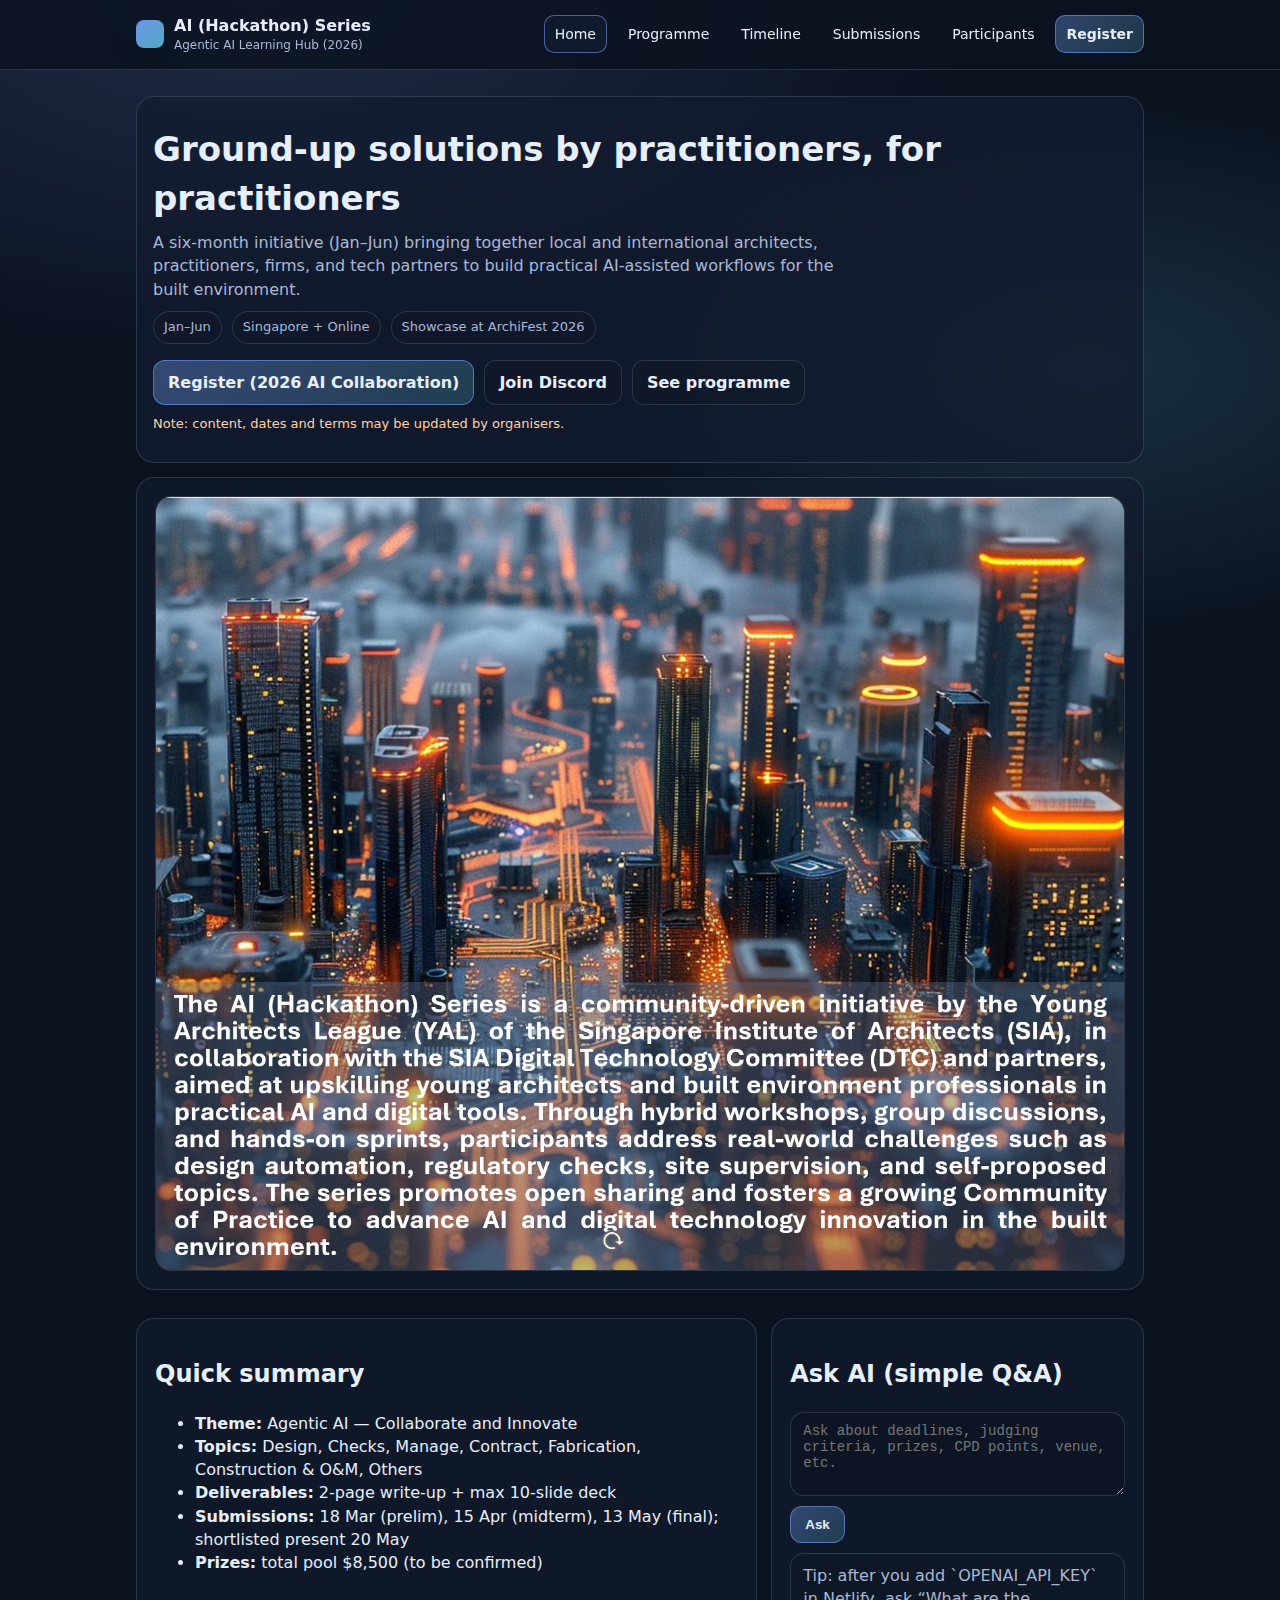
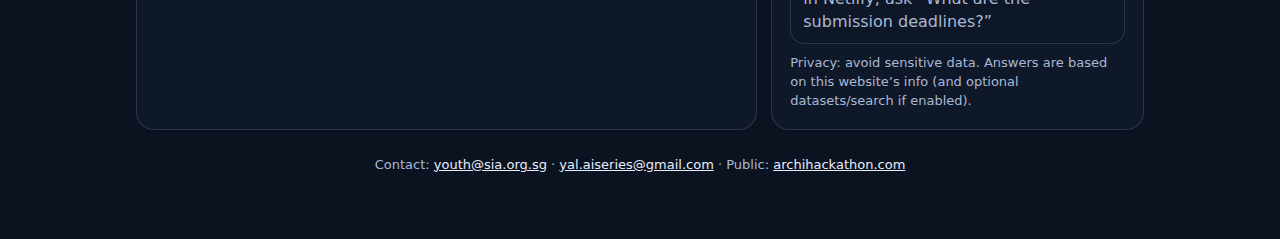
<file: index.html>
<!doctype html>
<html lang="en">
  <head>
    <meta charset="UTF-8" />
    <meta name="viewport" content="width=device-width, initial-scale=1.0" />
    <title>AI (Hackathon) Series</title>
    <meta name="description" content="AI (Hackathon) Series — participants learning hub and programme info for the 2026 built environment AI hackathon series." />
    <link rel="canonical" href="https://aihackathon.pro/" />
    <meta name="theme-color" content="#0b1220" />

    <meta property="og:type" content="website" />
    <meta property="og:site_name" content="AI (Hackathon) Series" />
    <meta property="og:title" content="AI (Hackathon) Series" />
    <meta property="og:description" content="A six-month (Jan–Jun) initiative to build practical AI-assisted workflows for the built environment." />
    <meta property="og:url" content="https://aihackathon.pro/" />

    <meta name="twitter:card" content="summary" />
    <meta name="twitter:title" content="AI (Hackathon) Series" />
    <meta name="twitter:description" content="Participants learning hub and programme info for 2026." />

    <link rel="icon" href="/favicon.svg" type="image/svg+xml" />
    <link rel="manifest" href="/site.webmanifest" />
    <link rel="stylesheet" href="/site.css" />

    <script type="application/ld+json">
      {
        "@context": "https://schema.org",
        "@type": "Event",
        "name": "AI (Hackathon) Series — 2026 AI Collaboration",
        "startDate": "2026-01-01",
        "endDate": "2026-07-24",
        "eventAttendanceMode": "https://schema.org/MixedEventAttendanceMode",
        "eventStatus": "https://schema.org/EventScheduled",
        "location": {
          "@type": "Place",
          "name": "SIA Theatrette",
          "address": "3rd Level, 79 Neil Road, Singapore 088904"
        },
        "url": "https://aihackathon.pro/",
        "description": "A six-month (Jan–Jun) programme for architects and built environment practitioners to build practical AI-assisted workflows."
      }
    </script>
  </head>
  <body>
    <a class="skip-link" href="#main">Skip to content</a>
    <header class="header">
      <div class="nav">
        <a class="brand" href="/">
          <span class="badge" aria-hidden="true"></span>
          <span>
            <strong>AI (Hackathon) Series</strong>
            <span class="sub">Agentic AI Learning Hub (2026)</span>
          </span>
        </a>
        <nav class="links" aria-label="Primary">
          <a class="active" href="/" aria-current="page">Home</a>
          <a href="/programme.html">Programme</a>
          <a href="/timeline.html">Timeline</a>
          <a href="/submissions.html">Submissions</a>
          <a href="/members.html">Participants</a>
          <a class="btn primary" href="https://forms.gle/rdZZzCxTVhAAzvCP7" target="_blank" rel="noreferrer">Register</a>
        </nav>
      </div>
    </header>
    <main class="main" id="main">
      <div class="hero">
        <h1>Ground-up solutions by practitioners, for practitioners</h1>
        <p>
          A six-month initiative (Jan–Jun) bringing together local and international architects, practitioners, firms, and tech partners to build practical AI-assisted workflows for the built environment.
        </p>
        <div class="meta">
          <span class="pill">Jan–Jun</span>
          <span class="pill">Singapore + Online</span>
          <span class="pill">Showcase at ArchiFest 2026</span>
        </div>
        <div class="cta">
          <a class="btn primary" href="https://forms.gle/rdZZzCxTVhAAzvCP7" target="_blank" rel="noreferrer">Register (2026 AI Collaboration)</a>
          <a class="btn" href="https://discord.com/invite/nHkhKs75xW" target="_blank" rel="noreferrer">Join Discord</a>
          <a class="btn" href="/programme.html">See programme</a>
        </div>
        <div class="small warn" style="margin-top:10px;">Note: content, dates and terms may be updated by organisers.</div>
      </div>

      <section class="card">
        <img class="img" src="/assets/webpage/About.jpg" alt="AI (Hackathon) Series — About" loading="lazy" decoding="async" />
      </section>

      <div class="grid">
        <section class="card">
          <h2>Quick summary</h2>
          <ul>
            <li><strong>Theme:</strong> Agentic AI — Collaborate and Innovate</li>
            <li><strong>Topics:</strong> Design, Checks, Manage, Contract, Fabrication, Construction &amp; O&amp;M, Others</li>
            <li><strong>Deliverables:</strong> 2-page write-up + max 10-slide deck</li>
            <li><strong>Submissions:</strong> 18 Mar (prelim), 15 Apr (midterm), 13 May (final); shortlisted present 20 May</li>
            <li><strong>Prizes:</strong> total pool $8,500 (to be confirmed)</li>
          </ul>
        </section>

        <section class="card">
          <h2>Ask AI (simple Q&amp;A)</h2>
          <div class="qa">
            <textarea id="q" placeholder="Ask about deadlines, judging criteria, prizes, CPD points, venue, etc."></textarea>
            <div class="row">
              <button class="btn primary" id="ask">Ask</button>
              <span class="small" id="status"></span>
            </div>
            <div class="answer" id="a">Tip: after you add `OPENAI_API_KEY` in Netlify, ask “What are the submission deadlines?”</div>
            <div class="small">Privacy: avoid sensitive data. Answers are based on this website’s info (and optional datasets/search if enabled).</div>
          </div>
        </section>
      </div>

      <footer class="footer">
        Contact: <a href="mailto:youth@sia.org.sg">youth@sia.org.sg</a> · <a href="mailto:yal.aiseries@gmail.com">yal.aiseries@gmail.com</a> · Public: <a href="https://archihackathon.com" target="_blank" rel="noreferrer">archihackathon.com</a>
      </footer>
    </main>

    <script>
      const askBtn = document.getElementById('ask');
      const qEl = document.getElementById('q');
      const aEl = document.getElementById('a');
      const statusEl = document.getElementById('status');

      async function ask() {
        const question = (qEl.value || '').trim();
        if (!question) return;
        statusEl.textContent = 'Thinking…';
        aEl.textContent = '';

        try {
          const res = await fetch('/.netlify/functions/chat', {
            method: 'POST',
            headers: { 'content-type': 'application/json' },
            body: JSON.stringify({ question })
          });

          const data = await res.json().catch(() => ({}));
          if (!res.ok) {
            aEl.textContent = data.error || 'Error calling chat function.';
          } else {
            aEl.textContent = data.answer || '';
          }
        } catch (e) {
          aEl.textContent = String(e);
        } finally {
          statusEl.textContent = '';
        }
      }

      askBtn.addEventListener('click', ask);
      qEl.addEventListener('keydown', (e) => {
        if ((e.ctrlKey || e.metaKey) && e.key === 'Enter') ask();
      });
    </script>
  </body>
</html>
</file>
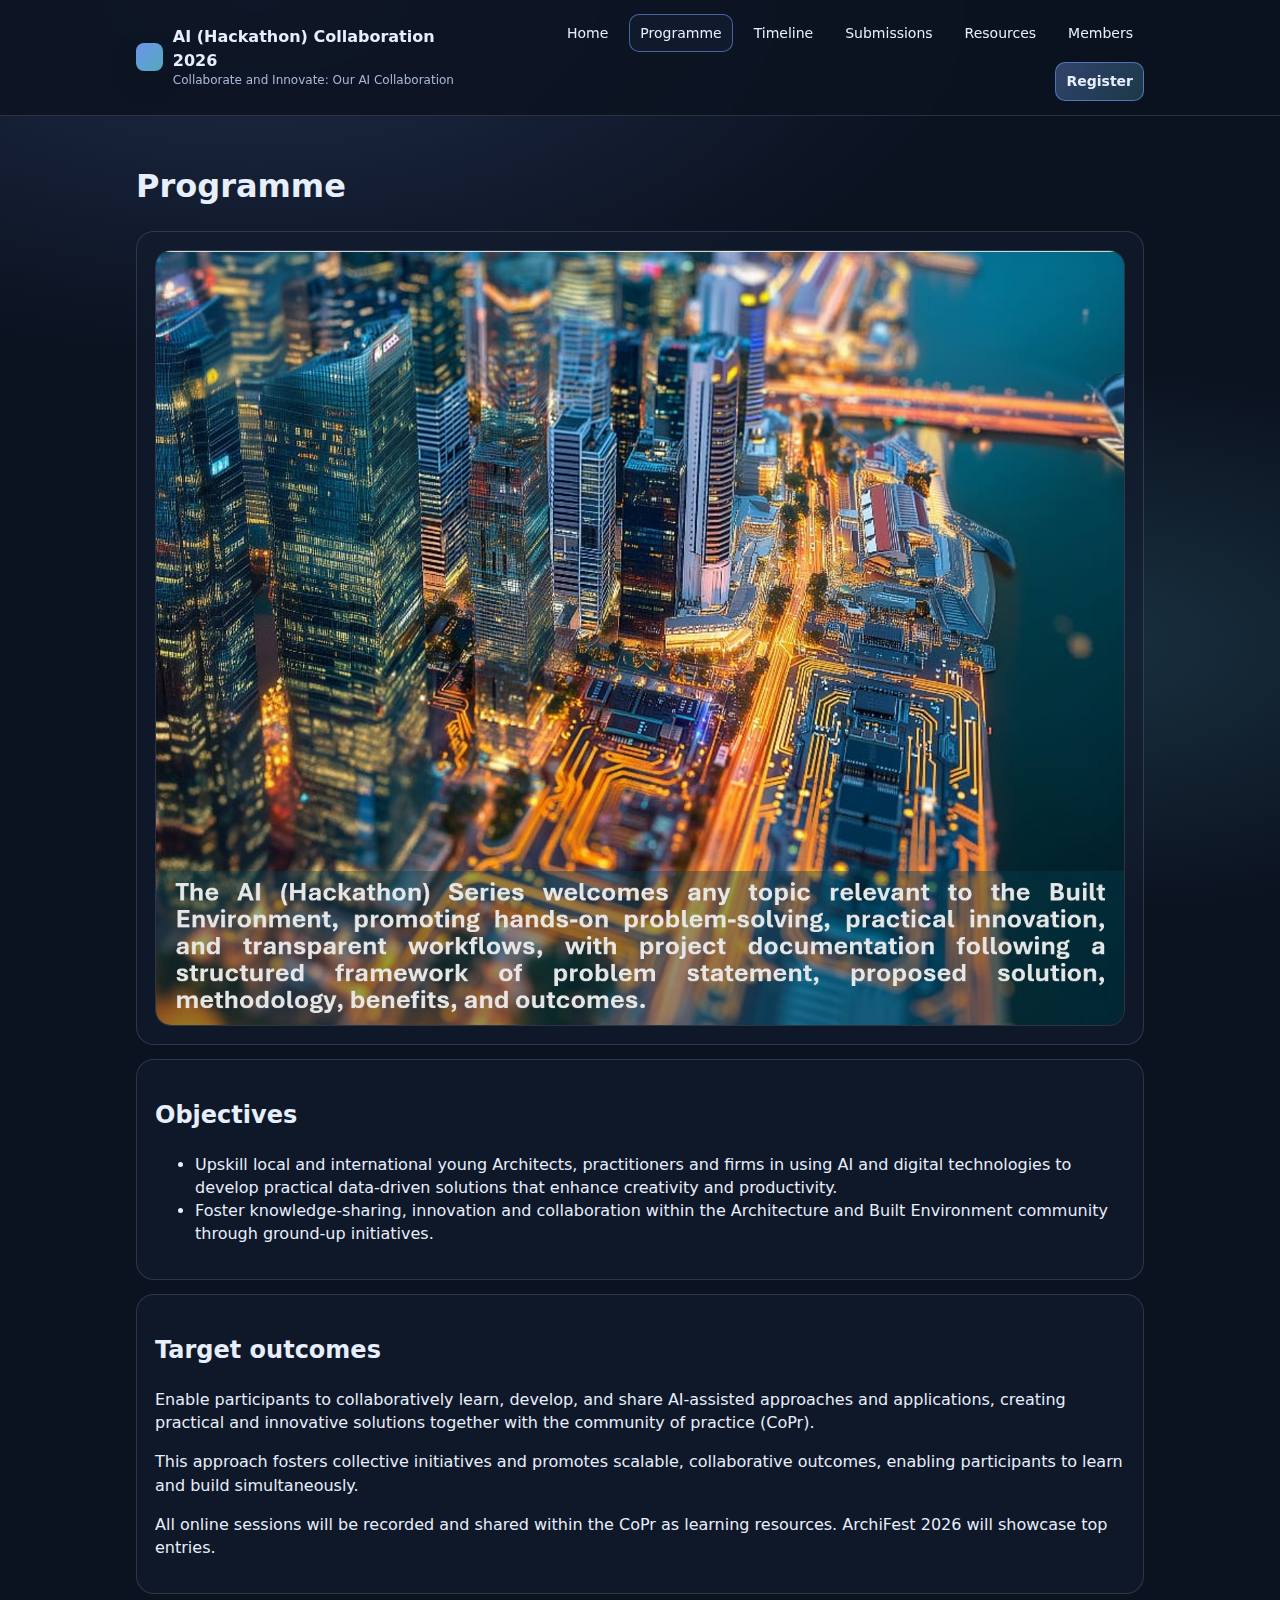
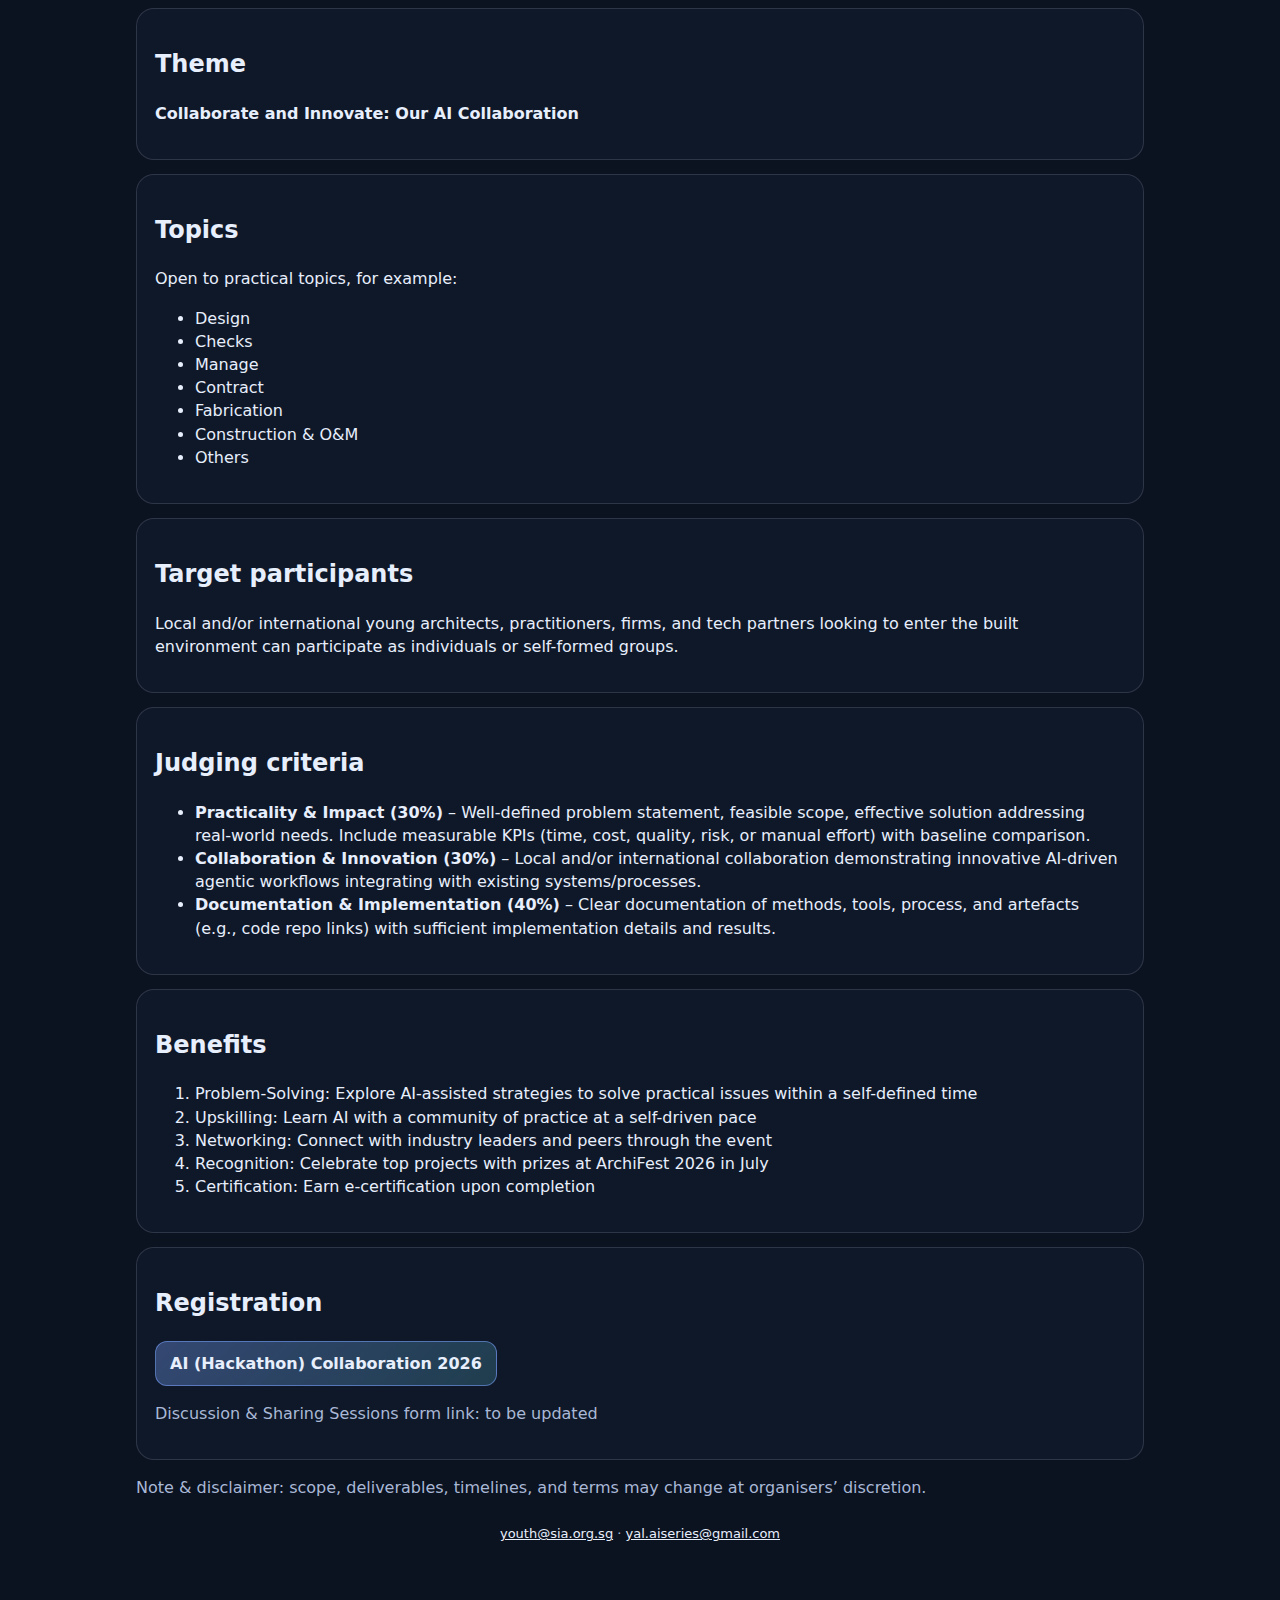
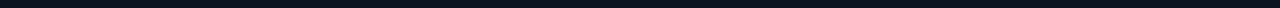
<file: programme.html>
<!doctype html>
<html lang="en">
  <head>
    <meta charset="UTF-8" />
    <meta name="viewport" content="width=device-width, initial-scale=1.0" />
    <title>Programme · AI (Hackathon) Collaboration 2026</title>
    <meta name="description" content="Objectives, outcomes, theme, topics, benefits, and judging criteria for AI (Hackathon) Collaboration 2026." />
    <link rel="canonical" href="https://aihackathon.pro/programme.html" />
    <meta name="theme-color" content="#0b1220" />

    <meta property="og:type" content="website" />
    <meta property="og:site_name" content="AI (Hackathon) Collaboration" />
    <meta property="og:title" content="Programme · AI (Hackathon) Collaboration 2026" />
    <meta property="og:description" content="Objectives, outcomes, theme, topics, benefits, and judging criteria." />
    <meta property="og:url" content="https://aihackathon.pro/programme.html" />

    <meta name="twitter:card" content="summary" />

    <link rel="icon" href="/favicon.svg" type="image/svg+xml" />
    <link rel="manifest" href="/site.webmanifest" />
    <link rel="stylesheet" href="/site.css" />
  </head>
  <body>
    <a class="skip-link" href="#main">Skip to content</a>
    <header class="header">
      <div class="nav">
        <a class="brand" href="/">
          <span class="badge" aria-hidden="true"></span>
          <span>
            <strong>AI (Hackathon) Collaboration 2026</strong>
            <span class="sub">Collaborate and Innovate: Our AI Collaboration</span>
          </span>
        </a>
        <nav class="links" aria-label="Primary">
          <a href="/">Home</a>
          <a class="active" href="/programme.html" aria-current="page">Programme</a>
          <a href="/timeline.html">Timeline</a>
          <a href="/submissions.html">Submissions</a>
          <a href="/resources.html">Resources</a>
          <a href="/members.html">Members</a>
          <a class="btn primary" href="https://forms.gle/rdZZzCxTVhAAzvCP7" target="_blank" rel="noreferrer">Register</a>
        </nav>
      </div>
    </header>

    <main class="main" id="main">
      <h1>Programme</h1>

      <section class="card">
        <img class="img" src="/assets/webpage/Topics_and_Submissions.jpg" alt="Topics and submissions" loading="lazy" decoding="async" />
      </section>

      <section class="card">
        <h2>Objectives</h2>
        <ul>
          <li>Upskill local and international young Architects, practitioners and firms in using AI and digital technologies to develop practical data-driven solutions that enhance creativity and productivity.</li>
          <li>Foster knowledge-sharing, innovation and collaboration within the Architecture and Built Environment community through ground-up initiatives.</li>
        </ul>
      </section>

      <section class="card">
        <h2>Target outcomes</h2>
        <p>Enable participants to collaboratively learn, develop, and share AI-assisted approaches and applications, creating practical and innovative solutions together with the community of practice (CoPr).</p>
        <p>This approach fosters collective initiatives and promotes scalable, collaborative outcomes, enabling participants to learn and build simultaneously.</p>
        <p>All online sessions will be recorded and shared within the CoPr as learning resources. ArchiFest 2026 will showcase top entries.</p>
      </section>

      <section class="card">
        <h2>Theme</h2>
        <p><strong>Collaborate and Innovate: Our AI Collaboration</strong></p>
      </section>

      <section class="card">
        <h2>Topics</h2>
        <p>Open to practical topics, for example:</p>
        <ul>
          <li>Design</li>
          <li>Checks</li>
          <li>Manage</li>
          <li>Contract</li>
          <li>Fabrication</li>
          <li>Construction &amp; O&amp;M</li>
          <li>Others</li>
        </ul>
      </section>

      <section class="card">
        <h2>Target participants</h2>
        <p>Local and/or international young architects, practitioners, firms, and tech partners looking to enter the built environment can participate as individuals or self-formed groups.</p>
      </section>

      <section class="card">
        <h2>Judging criteria</h2>
        <ul>
          <li><strong>Practicality &amp; Impact (30%)</strong> – Well-defined problem statement, feasible scope, effective solution addressing real-world needs. Include measurable KPIs (time, cost, quality, risk, or manual effort) with baseline comparison.</li>
          <li><strong>Collaboration &amp; Innovation (30%)</strong> – Local and/or international collaboration demonstrating innovative AI-driven agentic workflows integrating with existing systems/processes.</li>
          <li><strong>Documentation &amp; Implementation (40%)</strong> – Clear documentation of methods, tools, process, and artefacts (e.g., code repo links) with sufficient implementation details and results.</li>
        </ul>
      </section>

      <section class="card">
        <h2>Benefits</h2>
        <ol>
          <li>Problem-Solving: Explore AI-assisted strategies to solve practical issues within a self-defined time</li>
          <li>Upskilling: Learn AI with a community of practice at a self-driven pace</li>
          <li>Networking: Connect with industry leaders and peers through the event</li>
          <li>Recognition: Celebrate top projects with prizes at ArchiFest 2026 in July</li>
          <li>Certification: Earn e-certification upon completion</li>
        </ol>
      </section>

      <section class="card">
        <h2>Registration</h2>
        <p><a class="btn primary" href="https://forms.gle/rdZZzCxTVhAAzvCP7" target="_blank" rel="noreferrer">AI (Hackathon) Collaboration 2026</a></p>
        <p class="muted">Discussion &amp; Sharing Sessions form link: to be updated</p>
      </section>

      <p class="muted">Note &amp; disclaimer: scope, deliverables, timelines, and terms may change at organisers’ discretion.</p>

      <footer class="footer">
        <a href="mailto:youth@sia.org.sg">youth@sia.org.sg</a> · <a href="mailto:yal.aiseries@gmail.com">yal.aiseries@gmail.com</a>
      </footer>
    </main>
  </body>
</html>
</file>
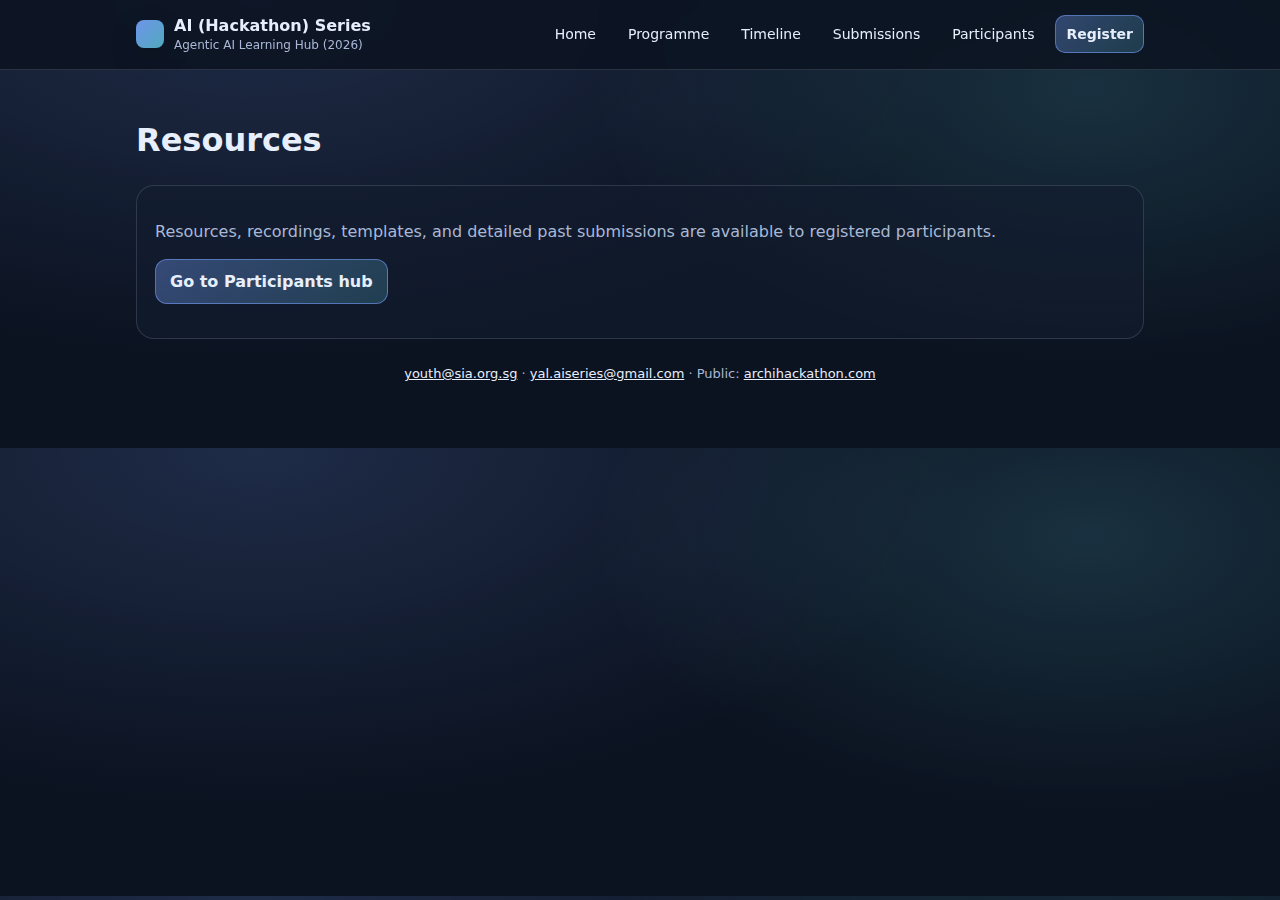
<file: resources.html>
<!doctype html>
<html lang="en">
  <head>
    <meta charset="UTF-8" />
    <meta name="viewport" content="width=device-width, initial-scale=1.0" />
    <title>Resources · AI (Hackathon) Series</title>
    <meta name="description" content="Resources are available to registered participants." />
    <link rel="canonical" href="https://aihackathon.pro/resources.html" />
    <meta name="theme-color" content="#0b1220" />

    <link rel="icon" href="/favicon.svg" type="image/svg+xml" />
    <link rel="manifest" href="/site.webmanifest" />
    <link rel="stylesheet" href="/site.css" />
  </head>
  <body>
    <a class="skip-link" href="#main">Skip to content</a>
    <header class="header">
      <div class="nav">
        <a class="brand" href="/">
          <span class="badge" aria-hidden="true"></span>
          <span>
            <strong>AI (Hackathon) Series</strong>
            <span class="sub">Agentic AI Learning Hub (2026)</span>
          </span>
        </a>
        <nav class="links" aria-label="Primary">
          <a href="/">Home</a>
          <a href="/programme.html">Programme</a>
          <a href="/timeline.html">Timeline</a>
          <a href="/submissions.html">Submissions</a>
          <a href="/members.html">Participants</a>
          <a class="btn primary" href="https://forms.gle/rdZZzCxTVhAAzvCP7" target="_blank" rel="noreferrer">Register</a>
        </nav>
      </div>
    </header>

    <main class="main" id="main">
      <h1>Resources</h1>
      <section class="card">
        <p class="muted">Resources, recordings, templates, and detailed past submissions are available to registered participants.</p>
        <p><a class="btn primary" href="/members.html">Go to Participants hub</a></p>
      </section>
      <footer class="footer">
        <a href="mailto:youth@sia.org.sg">youth@sia.org.sg</a> · <a href="mailto:yal.aiseries@gmail.com">yal.aiseries@gmail.com</a> · Public: <a href="https://archihackathon.com" target="_blank" rel="noreferrer">archihackathon.com</a>
      </footer>
    </main>
  </body>
</html>
</file>
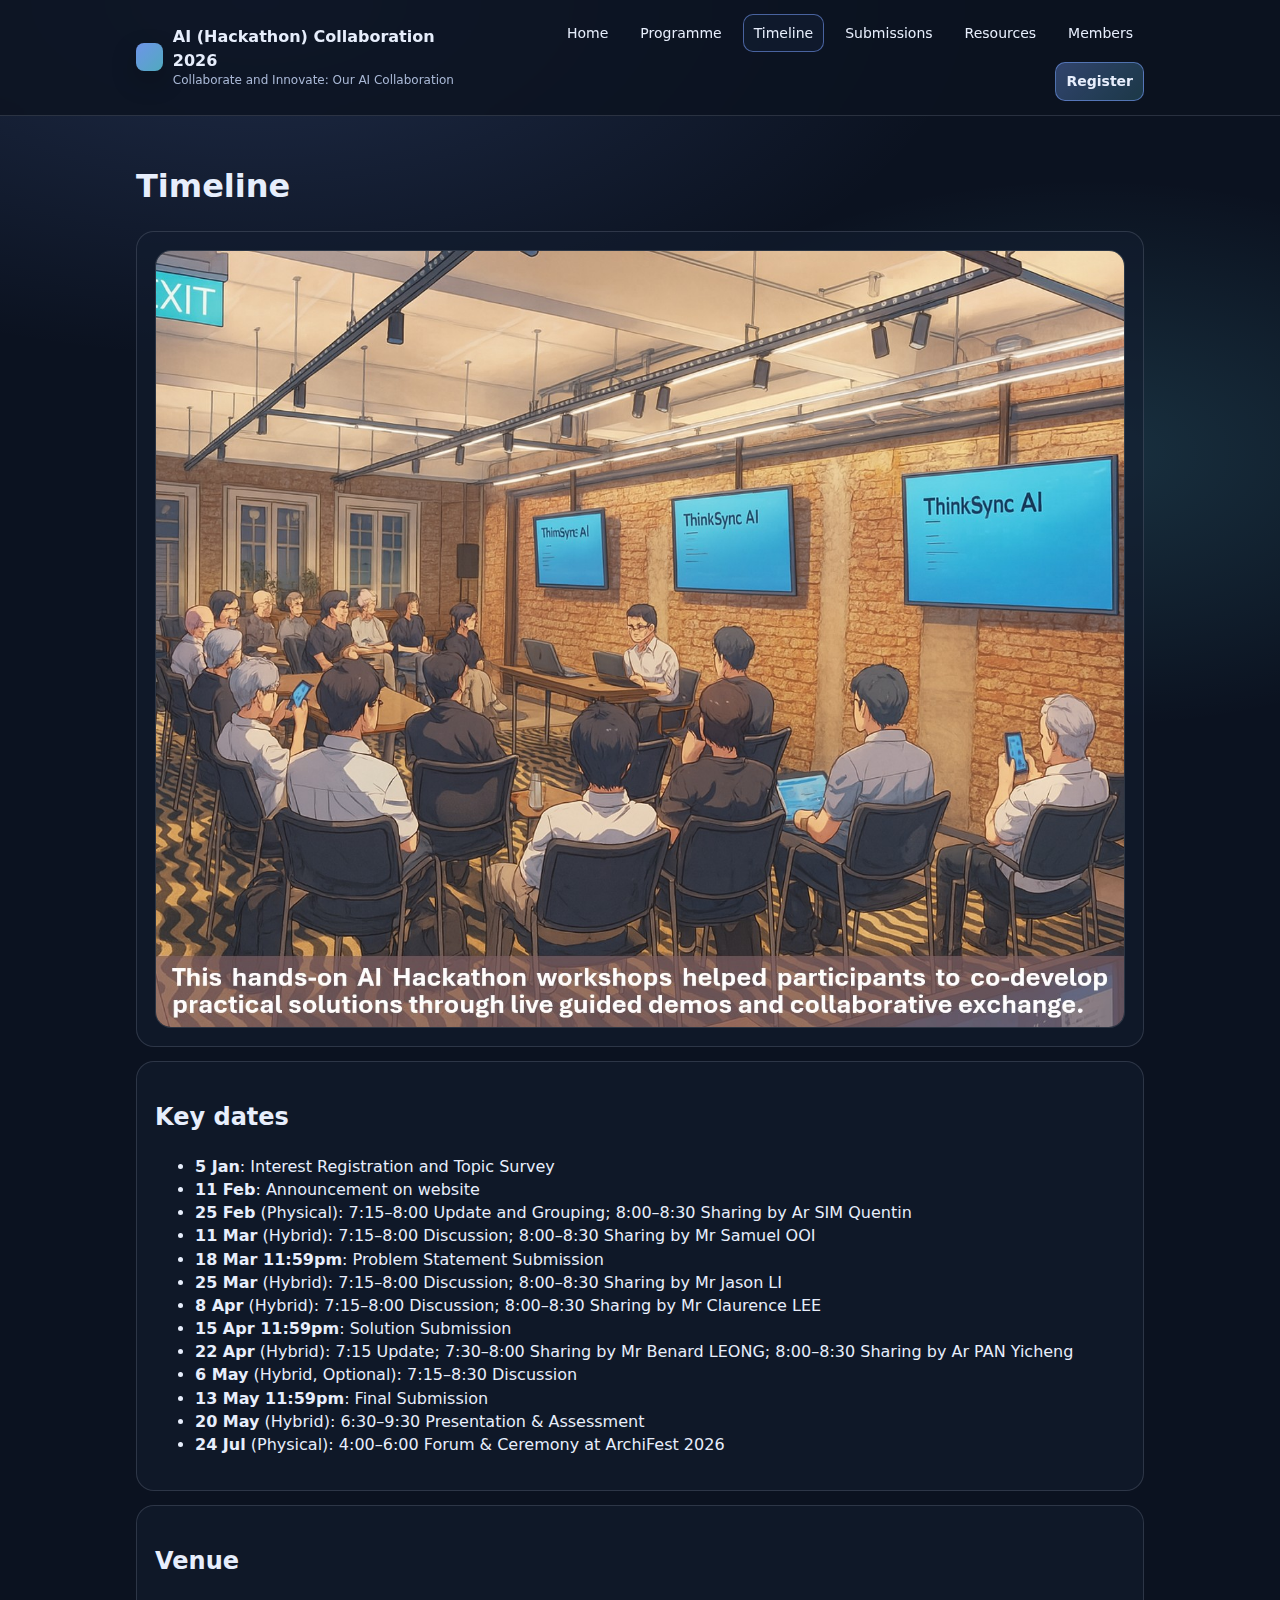
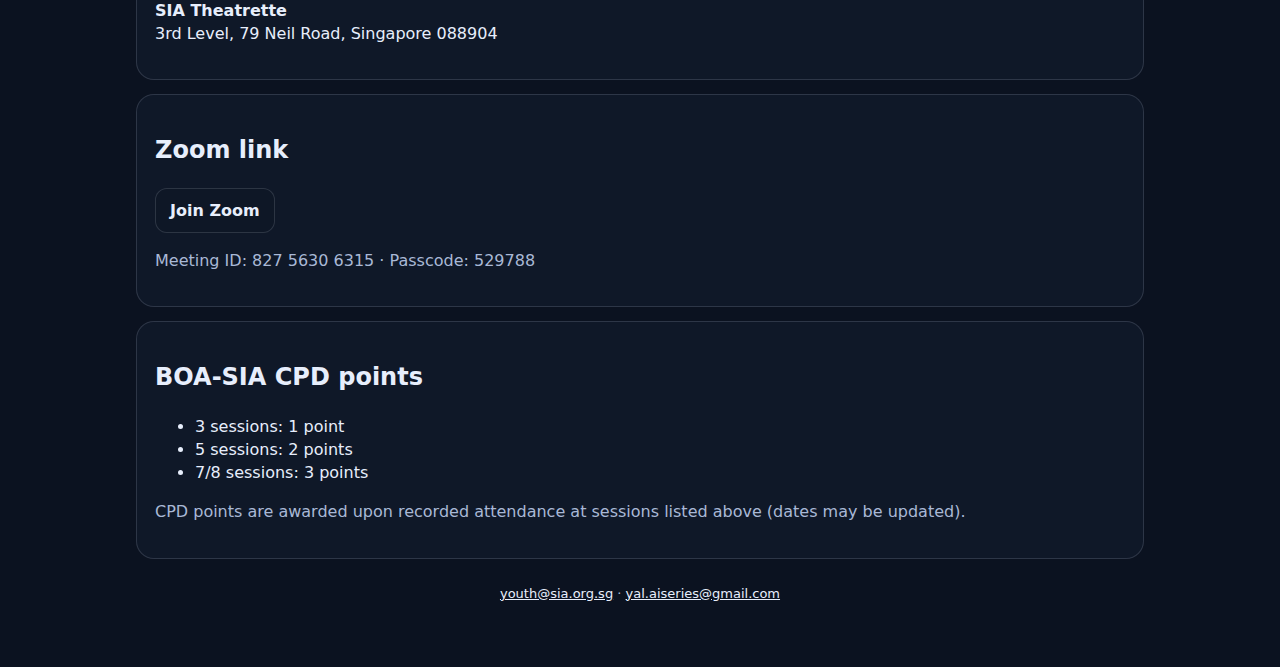
<file: timeline.html>
<!doctype html>
<html lang="en">
  <head>
    <meta charset="UTF-8" />
    <meta name="viewport" content="width=device-width, initial-scale=1.0" />
    <title>Timeline · AI (Hackathon) Collaboration 2026</title>
    <meta name="description" content="Timeline, venue, Zoom details, and CPD points for AI (Hackathon) Collaboration 2026." />
    <link rel="canonical" href="https://aihackathon.pro/timeline.html" />
    <meta name="theme-color" content="#0b1220" />

    <meta property="og:type" content="website" />
    <meta property="og:site_name" content="AI (Hackathon) Collaboration" />
    <meta property="og:title" content="Timeline · AI (Hackathon) Collaboration 2026" />
    <meta property="og:description" content="Key dates, venue, Zoom details, and CPD points." />
    <meta property="og:url" content="https://aihackathon.pro/timeline.html" />

    <meta name="twitter:card" content="summary" />

    <link rel="icon" href="/favicon.svg" type="image/svg+xml" />
    <link rel="manifest" href="/site.webmanifest" />
    <link rel="stylesheet" href="/site.css" />
  </head>
  <body>
    <a class="skip-link" href="#main">Skip to content</a>
    <header class="header">
      <div class="nav">
        <a class="brand" href="/">
          <span class="badge" aria-hidden="true"></span>
          <span>
            <strong>AI (Hackathon) Collaboration 2026</strong>
            <span class="sub">Collaborate and Innovate: Our AI Collaboration</span>
          </span>
        </a>
        <nav class="links" aria-label="Primary">
          <a href="/">Home</a>
          <a href="/programme.html">Programme</a>
          <a class="active" href="/timeline.html" aria-current="page">Timeline</a>
          <a href="/submissions.html">Submissions</a>
          <a href="/resources.html">Resources</a>
          <a href="/members.html">Members</a>
          <a class="btn primary" href="https://forms.gle/rdZZzCxTVhAAzvCP7" target="_blank" rel="noreferrer">Register</a>
        </nav>
      </div>
    </header>

    <main class="main" id="main">
      <h1>Timeline</h1>

      <section class="card">
        <img class="img" src="/assets/webpage/Activities.jpeg" alt="Activities" loading="lazy" decoding="async" />
      </section>

      <section class="card">
        <h2>Key dates</h2>
        <ul>
          <li><strong>5 Jan</strong>: Interest Registration and Topic Survey</li>
          <li><strong>11 Feb</strong>: Announcement on website</li>
          <li><strong>25 Feb</strong> (Physical): 7:15–8:00 Update and Grouping; 8:00–8:30 Sharing by Ar SIM Quentin</li>
          <li><strong>11 Mar</strong> (Hybrid): 7:15–8:00 Discussion; 8:00–8:30 Sharing by Mr Samuel OOI</li>
          <li><strong>18 Mar 11:59pm</strong>: Problem Statement Submission</li>
          <li><strong>25 Mar</strong> (Hybrid): 7:15–8:00 Discussion; 8:00–8:30 Sharing by Mr Jason LI</li>
          <li><strong>8 Apr</strong> (Hybrid): 7:15–8:00 Discussion; 8:00–8:30 Sharing by Mr Claurence LEE</li>
          <li><strong>15 Apr 11:59pm</strong>: Solution Submission</li>
          <li><strong>22 Apr</strong> (Hybrid): 7:15 Update; 7:30–8:00 Sharing by Mr Benard LEONG; 8:00–8:30 Sharing by Ar PAN Yicheng</li>
          <li><strong>6 May</strong> (Hybrid, Optional): 7:15–8:30 Discussion</li>
          <li><strong>13 May 11:59pm</strong>: Final Submission</li>
          <li><strong>20 May</strong> (Hybrid): 6:30–9:30 Presentation &amp; Assessment</li>
          <li><strong>24 Jul</strong> (Physical): 4:00–6:00 Forum &amp; Ceremony at ArchiFest 2026</li>
        </ul>
      </section>

      <section class="card">
        <h2>Venue</h2>
        <p><strong>SIA Theatrette</strong><br />3rd Level, 79 Neil Road, Singapore 088904</p>
      </section>

      <section class="card">
        <h2>Zoom link</h2>
        <p>
          <a class="btn" href="https://us02web.zoom.us/j/82756306315?pwd=VDzmhi1Mp63faMHoSaA1uqBa3QTR6O.1" target="_blank" rel="noreferrer">Join Zoom</a>
        </p>
        <p class="muted">Meeting ID: 827 5630 6315 · Passcode: 529788</p>
      </section>

      <section class="card">
        <h2>BOA-SIA CPD points</h2>
        <ul>
          <li>3 sessions: 1 point</li>
          <li>5 sessions: 2 points</li>
          <li>7/8 sessions: 3 points</li>
        </ul>
        <p class="muted">CPD points are awarded upon recorded attendance at sessions listed above (dates may be updated).</p>
      </section>

      <footer class="footer">
        <a href="mailto:youth@sia.org.sg">youth@sia.org.sg</a> · <a href="mailto:yal.aiseries@gmail.com">yal.aiseries@gmail.com</a>
      </footer>
    </main>
  </body>
</html>
</file>
<file: site.css>
:root {
  --bg: #0b1220;
  --panel: #121c2f;
  --text: #e7eefc;
  --muted: #a9b8d6;
  --accent: #7aa2ff;
  --border: rgba(231, 238, 252, 0.14);
  --maxw: 1040px;
}
* { box-sizing: border-box; }
body {
  margin: 0;
  font-family: ui-sans-serif, system-ui, -apple-system, Segoe UI, Roboto, Arial;
  background: radial-gradient(1200px 600px at 20% 0%, rgba(122,162,255,0.18), transparent 60%),
              radial-gradient(900px 500px at 85% 20%, rgba(108, 234, 255, 0.14), transparent 55%),
              var(--bg);
  color: var(--text);
  line-height: 1.45;
}
a { color: var(--text); }
a:hover { text-decoration: underline; }

:focus-visible {
  outline: 2px solid rgba(122, 162, 255, 0.75);
  outline-offset: 2px;
}

.skip-link {
  position: absolute;
  left: -9999px;
  top: 8px;
  z-index: 100;
  padding: 10px 12px;
  border-radius: 12px;
  border: 1px solid var(--border);
  background: rgba(18, 28, 47, 0.95);
}
.skip-link:focus { left: 12px; }
.header {
  position: sticky;
  top: 0;
  background: rgba(11, 18, 32, 0.82);
  backdrop-filter: blur(10px);
  border-bottom: 1px solid var(--border);
  z-index: 10;
}
.nav {
  max-width: var(--maxw);
  margin: 0 auto;
  padding: 14px 16px;
  display: flex;
  gap: 14px;
  align-items: center;
  justify-content: space-between;
}
.brand {
  display: inline-flex;
  gap: 10px;
  align-items: center;
  text-decoration: none;
}
.badge {
  width: 28px;
  height: 28px;
  border-radius: 8px;
  background: linear-gradient(135deg, rgba(122,162,255,0.9), rgba(108,234,255,0.7));
  box-shadow: 0 10px 24px rgba(0,0,0,0.25);
}
.sub {
  display: block;
  font-size: 12px;
  color: var(--muted);
}
.links {
  display: flex;
  gap: 10px;
  flex-wrap: wrap;
  justify-content: flex-end;
  font-size: 14px;
}
.links a {
  padding: 8px 10px;
  border-radius: 10px;
  border: 1px solid transparent;
  text-decoration: none;
}
.links a:hover {
  border-color: var(--border);
  background: rgba(18, 28, 47, 0.6);
}
.links a.active {
  border-color: rgba(122,162,255,0.55);
  background: rgba(18, 28, 47, 0.8);
}
.main {
  max-width: var(--maxw);
  margin: 0 auto;
  padding: 26px 16px 64px;
}
.card {
  margin-top: 14px;
  padding: 18px;
  border: 1px solid var(--border);
  border-radius: 18px;
  background: rgba(18, 28, 47, 0.6);
}
.muted { color: var(--muted); }
.btn {
  display: inline-flex;
  align-items: center;
  justify-content: center;
  gap: 8px;
  padding: 10px 14px;
  border-radius: 12px;
  border: 1px solid var(--border);
  background: rgba(11, 18, 32, 0.25);
  color: var(--text);
  font-weight: 600;
  text-decoration: none;
}
.btn.primary {
  border-color: rgba(122,162,255,0.55);
  background: linear-gradient(135deg, rgba(122,162,255,0.35), rgba(108,234,255,0.18));
}
.footer {
  margin-top: 26px;
  color: var(--muted);
  font-size: 13px;
  text-align: center;
}

/* Home-specific helpers */
.hero {
  padding: 28px 16px;
  border: 1px solid var(--border);
  border-radius: 18px;
  background: rgba(18, 28, 47, 0.72);
}
.hero h1 { margin: 0 0 8px; font-size: 34px; }
.hero p { margin: 0; color: var(--muted); max-width: 70ch; }
.meta {
  display: flex;
  gap: 10px;
  flex-wrap: wrap;
  margin-top: 10px;
  color: var(--muted);
  font-size: 13px;
}
.pill {
  border: 1px solid var(--border);
  border-radius: 999px;
  padding: 6px 10px;
  background: rgba(11, 18, 32, 0.25);
}
.cta {
  margin-top: 16px;
  display: flex;
  gap: 10px;
  flex-wrap: wrap;
}
.grid {
  display: grid;
  grid-template-columns: 1.25fr 0.75fr;
  gap: 14px;
  margin-top: 14px;
}
@media (max-width: 900px) {
  .grid { grid-template-columns: 1fr; }
}
.qa {
  display: grid;
  grid-template-columns: 1fr;
  gap: 10px;
}
.qa textarea {
  width: 100%;
  min-height: 84px;
  resize: vertical;
  border-radius: 14px;
  border: 1px solid var(--border);
  background: rgba(11, 18, 32, 0.35);
  color: var(--text);
  padding: 10px 12px;
  font-size: 14px;
}
.qa .row {
  display: flex;
  gap: 10px;
  align-items: center;
  flex-wrap: wrap;
}
.qa .answer {
  white-space: pre-wrap;
  border-radius: 14px;
  border: 1px solid var(--border);
  background: rgba(11, 18, 32, 0.25);
  padding: 10px 12px;
  color: var(--muted);
  min-height: 46px;
}
.small { font-size: 13px; color: var(--muted); }
.warn { color: #ffd2a6; }

.img {
  width: 100%;
  height: auto;
  display: block;
  border-radius: 16px;
  border: 1px solid var(--border);
  background: rgba(11, 18, 32, 0.25);
}

.img + .small,
.img + .muted {
  margin-top: 8px;
}
</file>
